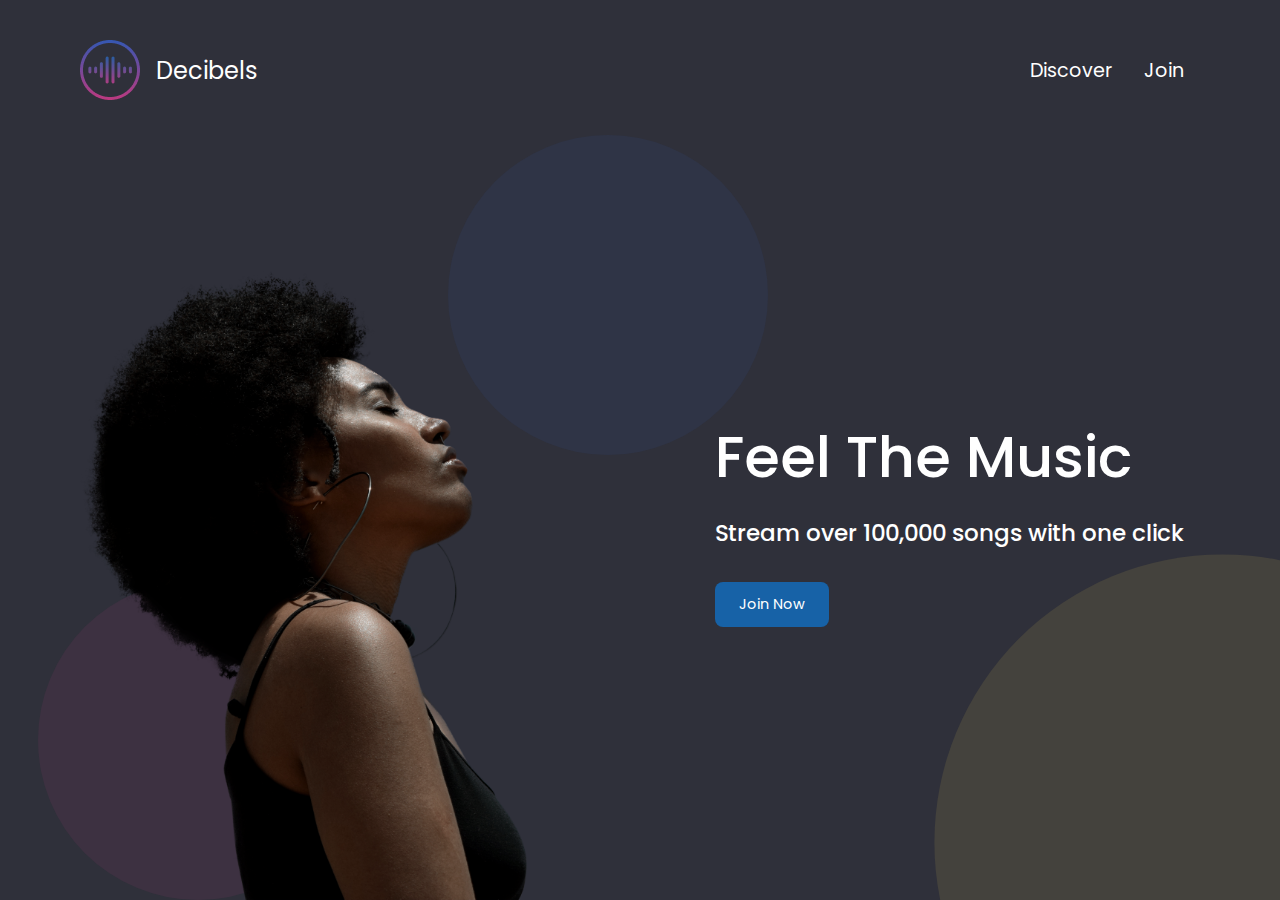
<file: index.html>
<!DOCTYPE html>
<html lang="en">
<head>
  <meta charset="UTF-8">
  <meta name="viewport" content="width=device-width, initial-scale=1.0">
  <meta http-equiv="X-UA-Compatible" content="ie=edge">
  <link href="styles.css" rel="stylesheet">
  <link href="index.css" rel="stylesheet">
  <title>Decibels</title>
</head>
<body class="container full-height-grow">
  <header class="main-header">
    <a href="index.html" class="brand-logo">
      <img src="images/logo.png">
      <div class="brand-logo-name">Decibels</div>
    </a>
    <nav class="main-nav">
      <ul>
        <li><a href="discover.html">Discover</a></li>
        <li><a href="join.html">Join</a></li>
      </ul>
    </nav>
  </header>
  <section class="home-main-section">
    <div class="img-wrapper">
      <div class="lady-image"></div>
    </div>
    <div class="call-to-action">
      <h1 class="title">Feel The Music</h1>
      <span class="subtitle">Stream over 100,000 songs with one click</span>
      <a href="join.html" class="btn">Join Now</a>
    </div>
  </section>
  <div class="home-page-circle-1"></div>
  <div class="home-page-circle-2"></div>
  <div class="home-page-circle-3"></div>
</body>
</html>
</file>
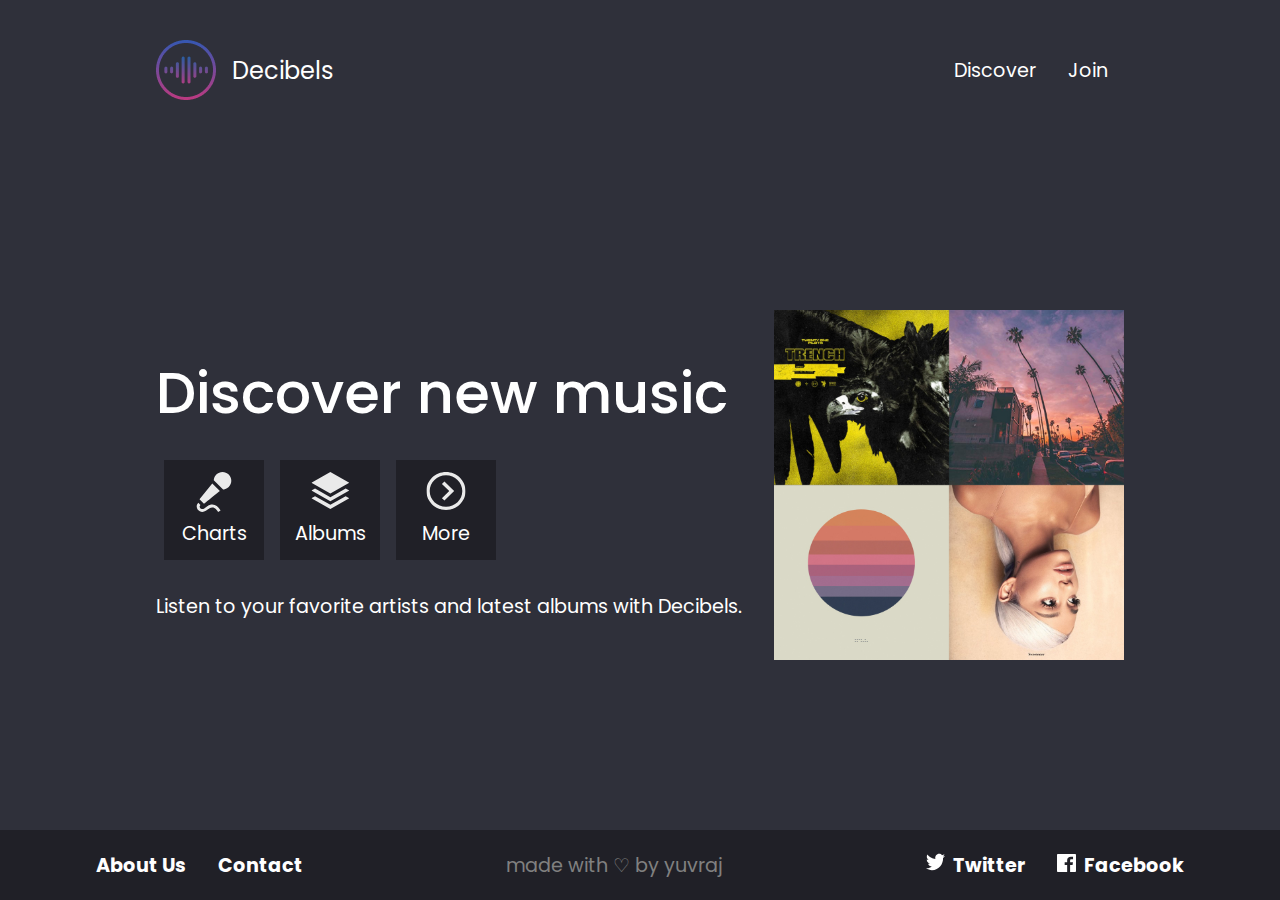
<file: discover.html>
<!DOCTYPE html>
<html lang="en">
<head>
  <meta charset="UTF-8">
  <meta name="viewport" content="width=device-width, initial-scale=1.0">
  <meta http-equiv="X-UA-Compatible" content="ie=edge">
  <link href="styles.css" rel="stylesheet">
  <link href="discover.css" rel="stylesheet">
  <title>Decibles | Discover</title>
</head>
<body class="full-height-grow">
  <div class="container full-height-grow">
    <header class="main-header">
      <a href="index.html" class="brand-logo">
        <img src="images/logo.png">
        <div class="brand-logo-name">Decibels</div>
      </a>
      <nav class="main-nav">
        <ul>
          <li><a href="discover.html">Discover</a></li>
          <li><a href="join.html">Join</a></li>
        </ul>
      </nav>
    </header>
    <section class="discover-main-section">
      <div class="call-to-action">
        <h1 class="title">Discover new music</h1>
        <div class="icon-section">
          <div class="icon">
            <img src="images/microphone.svg">
            Charts
          </div>
          <div class="icon">
            <img src="images/albums.svg">
            Albums
          </div>
          <div class="icon">
            <img src="images/more.svg">
            More
          </div>
        </div>
        Listen to your favorite artists and latest albums with Decibels.
      </div>
      <img class="covers-image" src="images/covers.jpg">
    </section>
  </div>

  <footer class="main-footer">
    <div class="container">
      <nav class="footer-nav">
        <ul>
          <li><a href="#">About Us</a></li>
          <li><a href="#">Contact</a></li>
        </ul>
      </nav>

      <nav class="footer-nav">
        <ul style="color:grey; font-weight: normal;">
          <li>made with ♡ by yuvraj</li>
        </ul>
      </nav>

      <nav class="footer-nav">
        <ul>
          <li>
            <a href="#" class="social-link">
              <img src="images/twitter.svg">
              Twitter
            </a>
          </li>
          <li>
            <a href="#" class="social-link">
              <img src="images/facebook.svg">
              Facebook
            </a>
          </li>
        </ul>
      </nav>
    </div>
  </footer>
</body>
</html>
</file>
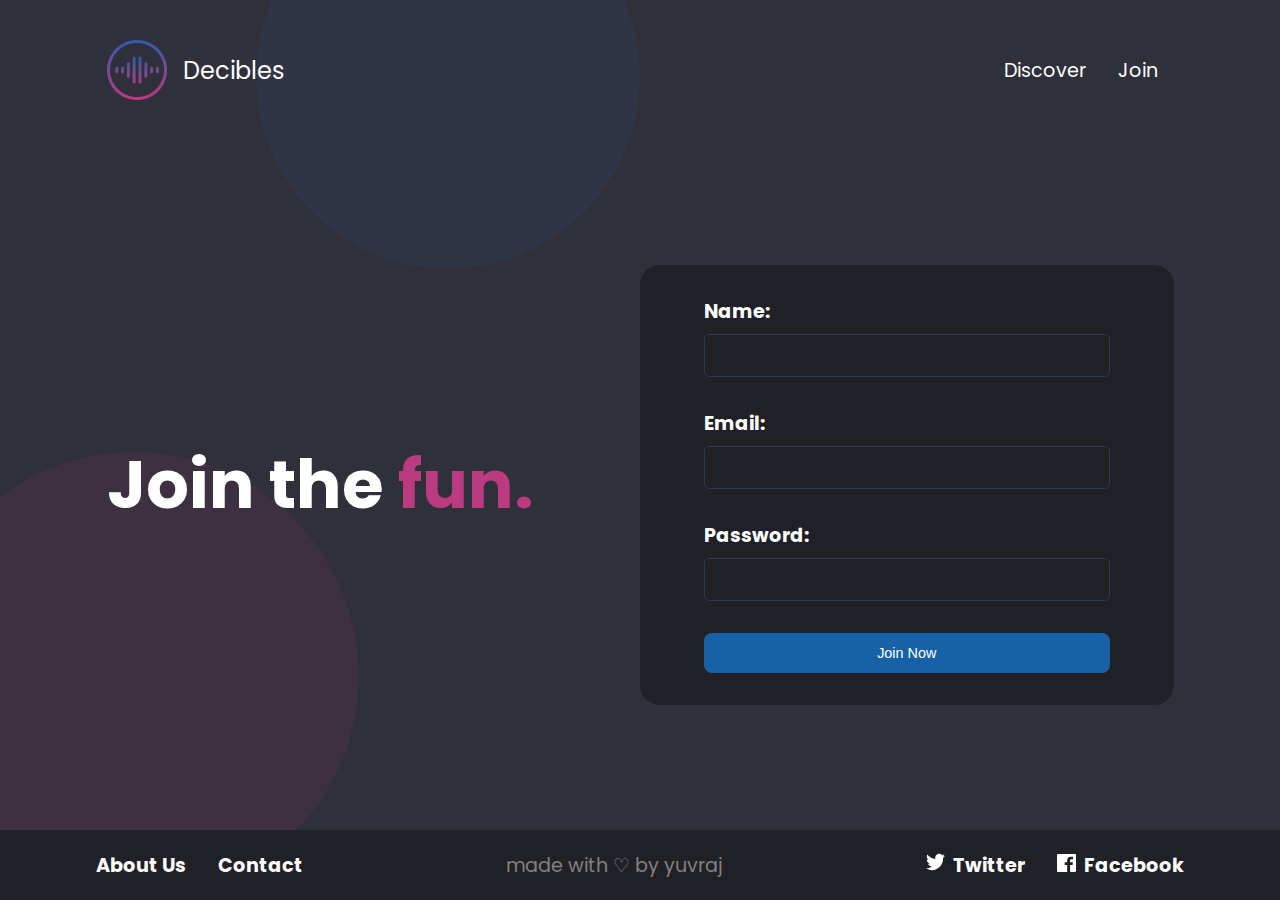
<file: join.html>
<!DOCTYPE html>
<html lang="en">
<head>
  <meta charset="UTF-8">
  <meta name="viewport" content="width=device-width, initial-scale=1.0">
  <meta http-equiv="X-UA-Compatible" content="ie=edge">
  <link href="styles.css" rel="stylesheet">
  <link href="join.css" rel="stylesheet">
  <title>Decibles | Join</title>
</head>
<body class="full-height-grow">
  <div class="container full-height-grow">
    <header class="main-header">
      <a href="index.html" class="brand-logo">
        <img src="images/logo.png">
        <div class="brand-logo-name">Decibles</div>
      </a>
      <nav class="main-nav">
        <ul>
          <li><a href="discover.html">Discover</a></li>
          <li><a href="join.html">Join</a></li>
        </ul>
      </nav>
    </header>
    <section class="join-main-section">
      <h1 class="join-text">
        Join the
        <span class="accent-text">fun.</span>
      </h1>
      <form class="join-form">
        <div class="input-group">
          <label>Name:</label>
          <input type="text">
        </div>
        <div class="input-group">
          <label>Email:</label>
          <input type="email">
        </div>
        <div class="input-group">
          <label>Password:</label>
          <input type="password">
        </div>
        <div class="input-group">
          <button type="submit" class="btn">Join Now</button>
        </div>
      </form>
    </section>
  </div>

  <div class="join-page-circle-1"></div>
  <div class="join-page-circle-2"></div>

  <footer class="main-footer">
    <div class="container">
      <nav class="footer-nav">
        <ul>
          <li><a href="#">About Us</a></li>
          <li><a href="#">Contact</a></li>
        </ul>
      </nav>

      <nav class="footer-nav">
        <ul style="color:grey; font-weight: normal;">
          <li>made with ♡ by yuvraj</li>
        </ul>
      </nav>

      <nav class="footer-nav">
        <ul>
          <li>
            <a href="#" class="social-link">
              <img src="images/twitter.svg">
              Twitter
            </a>
          </li>
          <li>
            <a href="#" class="social-link">
              <img src="images/facebook.svg">
              Facebook
            </a>
          </li>
        </ul>
      </nav>
    </div>
  </footer>
</body>
</html>
</file>
<file: styles.css>
@import url('https://fonts.googleapis.com/css?family=Poppins:400,500,700');

*, *::before, *::after {
  box-sizing: border-box;
}

body {
  padding: 0;
  margin: 0;
  background-color: #2F303A;
  font-family: Poppins, sans-serif;
  font-size: 1.2rem;
  color: white;
  min-height: 100vh;
}

.full-height-grow {
  display: flex;
  flex-direction: column;
}

.brand-logo {
  display: flex;
  align-items: center;
  font-size: 1.25em;
  color: inherit;
  text-decoration: none;
}

.brand-logo-name {
  margin-left: 1rem;
}

.main-nav ul, .footer-nav ul {
  display: flex;
  margin: 0;
  padding: 0;
  list-style: none;
}

.main-nav a, .footer-nav a {
  color: inherit;
  text-decoration: none;
  padding: 1rem;
}

.main-nav a:hover, .footer-nav a:hover  {
  color: #adadad;
}

.main-header, .main-footer {
  display: flex;
  justify-content: space-between;
  align-items: center;
}

.main-header {
  height: 140px;
}

.main-footer {
  height: 70px;
  background-color: #202027;
  font-weight: bold;
}

.social-link img {
  width: 1em;
  margin-right: .25rem;
}

.main-footer .container {
  display: flex;
  justify-content: space-between;
}

.container {
  max-width: 1200px;
  margin: 0 auto;
  padding: 0 40px;
  flex-grow: 1;
}

.title {
  font-weight: 500;
  font-size: 3em;
  margin-bottom: 1rem;
  margin-top: 0;
}

.subtitle {
  font-weight: 500;
  font-size: 1.2em;
  margin-bottom: 2rem;
}

.btn {
  color: white;
  background-color: #1762A7;
  padding: .75rem 1.5rem;
  border-radius: .5rem;
  text-decoration: none;
  font-size: .9rem;
  outline: none;
  border: none;
  cursor: pointer;
}

.btn:hover {
  background-color: #2180d8;
}

.btn:focus {
  background-color: #2796ff;
}
</file>
<file: index.css>
.home-main-section {
  display: flex;
  align-items: stretch;
  justify-content: space-between;
  flex-grow: 1;
}

.home-main-section .img-wrapper {
  flex-grow: 1;
  flex-direction: column;
  display: flex;
  align-items: stretch;
  justify-content: flex-end;
}

.home-main-section .lady-image {
  background-image: url(images/landing-page-girl.png);
  flex-grow: 1;
  max-height: 70vh;
  min-width: 30vw;
  background-size: contain;
  background-repeat: no-repeat;
  background-position: bottom left;
}

.home-main-section .call-to-action {
  display: flex;
  flex-direction: column;
  align-items: flex-start;
  margin: 1rem;
  align-self: center;
}

@media (max-width: 900px) {
  .home-main-section .img-wrapper {
    display: none;
  }

  .home-main-section {
    justify-content: center;
  }
}

.home-page-circle-1 {
  position: absolute;
  width: 25vw;
  height: 25vw;
  border-radius: 50%;
  background-color: rgb(188, 58, 128, .1);
  bottom: 0;
  left: 3vw;
  z-index: -1;
}

.home-page-circle-2 {
  position: absolute;
  width: 25vw;
  height: 25vw;
  border-radius: 50%;
  background-color: rgb(52, 87, 178, .1);
  top: 15vh;
  left: 35vw;
  z-index: -1;
}

.home-page-circle-3 {
  position: absolute;
  overflow: hidden;
  width: 45vw;
  height: 45vw;
  bottom: 0;
  right: 0;
  z-index: -1;
}

.home-page-circle-3::before {
  content: '';
  transform: translate(40%, 40%);
  position: absolute;
  height: 100%;
  width: 100%;
  border-radius: 50%;
  background-color: rgb(255, 228, 89, 0.1);
}
</file>
<file: discover.css>
.discover-main-section {
  display: flex;
  align-items: center;
  justify-content: space-between;
  flex-grow: 1;
}

.discover-main-section .covers-image {
  width: 30vw;
  margin-left: 2rem;
  height: auto;
  max-width: 350px;
}

.icon-section {
  display: flex;
}

.icon {
  display: flex;
  flex-direction: column;
  justify-content: space-between;
  align-items: center;
  margin: .5rem;
  padding: .75rem;
  width: 100px;
  height: 100px;
  background-color: #202027;
  margin-bottom: 2rem;
}

.icon img {
  width: 40px;
}

@media (max-width: 800px) {
  .discover-main-section {
    flex-direction: column;
    justify-content: center;
  }

  .discover-main-section .covers-image {
    margin-top: 2rem;
    height: 30vh;
    width: auto;
  }
}
</file>
<file: join.css>
.join-main-section {
  display: flex;
  justify-content: space-between;
  align-items: center;
  flex-grow: 1;
}

.join-text {
  font-size: 3.5em;
  font-weight: bold;
  margin: 0;
}

.accent-text {
  color: #BC3A80;
}

.join-form {
  background-color: #202027;
  width: 50vw;
  max-width: 50%;
  padding: 2rem 4rem;
  border-radius: 20px;
}

.input-group {
  margin-bottom: 2rem;
  display: flex;
  flex-direction: column;
}

.input-group:last-child {
  margin-bottom: 0;
}

.input-group label {
  font-weight: bold;
  margin-bottom: .5rem;
}

.input-group input {
  outline: none;
  background: none;
  border: 1px solid #2E3852;
  font-size: 1em;
  padding: .5em;
  color: inherit;
  border-radius: 5px;
}

.input-group input:focus {
  border-color: #596da0;
}

@media (max-width: 900px) {
  .join-main-section {
    flex-direction: column;
    justify-content: center;
  }

  .join-form {
    width: 80vw;
    max-width: inherit;
    margin: 2rem 0;
  }
}

.join-page-circle-1 {
  position: absolute;
  overflow: hidden;
  width: 35vw;
  height: 35vw;
  bottom: 0;
  left: 0;
  z-index: -1;
}

.join-page-circle-1::before {
  content: '';
  transform: translateX(-20%);
  position: absolute;
  height: 100%;
  width: 100%;
  border-radius: 50%;
  background-color: rgb(188, 58, 128, .1);
}

.join-page-circle-2 {
  position: absolute;
  overflow: hidden;
  width: 30vw;
  height: 30vw;
  top: 0;
  left: 20vw;
  z-index: -1;
}

.join-page-circle-2::before {
  content: '';
  transform: translateY(-30%);
  position: absolute;
  height: 100%;
  width: 100%;
  border-radius: 50%;
  background-color: rgb(52, 87, 178, .1);
}
</file>
